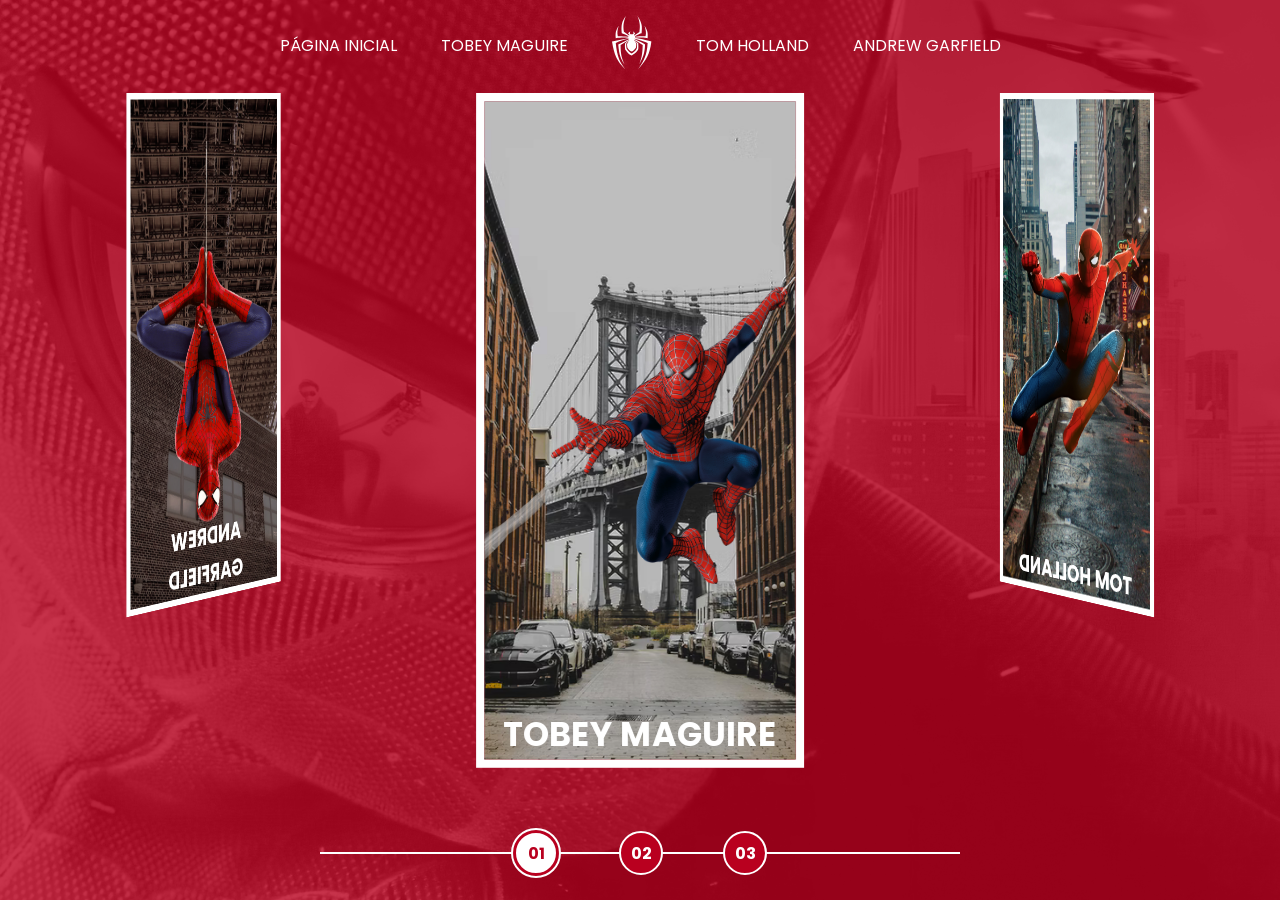
<file: index.html>
<!DOCTYPE html>
<html lang="pt-br">
  <head>
    <meta charset="UTF-8">
    <meta http-equiv="X-UA-Compatible" content="IE=edge">
    <meta name="viewport" content="width=device-width, initial-scale=1.0">
    <link rel="stylesheet" href="./assets/css/home-page-styles.css">
    <script src="./assets/scripts/index.js"></script>
    <title>Spider-Man | Multiversos</title>
  </head>

<body>
  <nav class="s-menu">
    <ul>
      <li class="s-menu__item">
        <a href="/">Página Inicial</a>
      </li>
      <li class="s-menu__item">
        <a href="/pages/tobey-maguire/spiderman1.html">Tobey Maguire</a>
      </li>
      <li class="s-menu__item s-menu__icon">
        <img src="./assets/images/icons/spider.svg" alt="Spider-Man Multiverse">
      </li>
      <li class="s-menu__item">
        <a href="/pages/tom-holland/spiderman1.html">Tom Holland</a>
      </li>
      <li class="s-menu__item">
        <a href="/pages/andrew-garfield/spiderman1.html">Andrew Garfield</a>
      </li>
    </ul>
  </nav>
  <div class="s-container">
    <div class="s-cards-carousel" style="transform: translateZ(-40vw) rotateY(0deg);">
      <a href="./pages/tobey-maguire/spiderman1.html" class="s-card" id="spider-man-01">
        <img class="s-card__background" src="./assets/images/pic-sm-bg-01.jpg">
        <img class="s-card__image" src="./assets/images/spider-man-01.png" alt="Tobey Maguire">
        <h2 class="s-card__title">Tobey Maguire</h2>
      </a>
      <a href="./pages/tom-holland/spiderman1.html" class="s-card" id="spider-man-02">
        <img class="s-card__background" src="./assets/images/pic-sm-bg-02.jpg">
        <img class="s-card__image" src="./assets/images/spider-man-02.png" alt="Tom Holland">
        <h2 class="s-card__title">Tom Holland</h2>
      </a>
      <a href="./pages/andrew-garfield/spiderman1.html" class="s-card" id="spider-man-03">
        <img class="s-card__background" src="./assets/images/pic-sm-bg-03.jpg">
        <img class="s-card__image" src="./assets/images/spider-man-03.png" alt="Andrew Garfield">
        <h2 class="s-card__title">Andrew Garfield</h2>
      </a>
    </div>
  </div>

  <div class="s-controller">
    <div id="1" onclick="selectCarouselItem(this)" class="s-controller__button s-controller__button--active">
      01
    </div>
    <div id="2" onclick="selectCarouselItem(this)" class="s-controller__button">
      02
    </div>
    <div id="3" onclick="selectCarouselItem(this)" class="s-controller__button">
      03
    </div>
    <div class="s-controller__line"></div>
  </div>

</body>
</html>
</file>
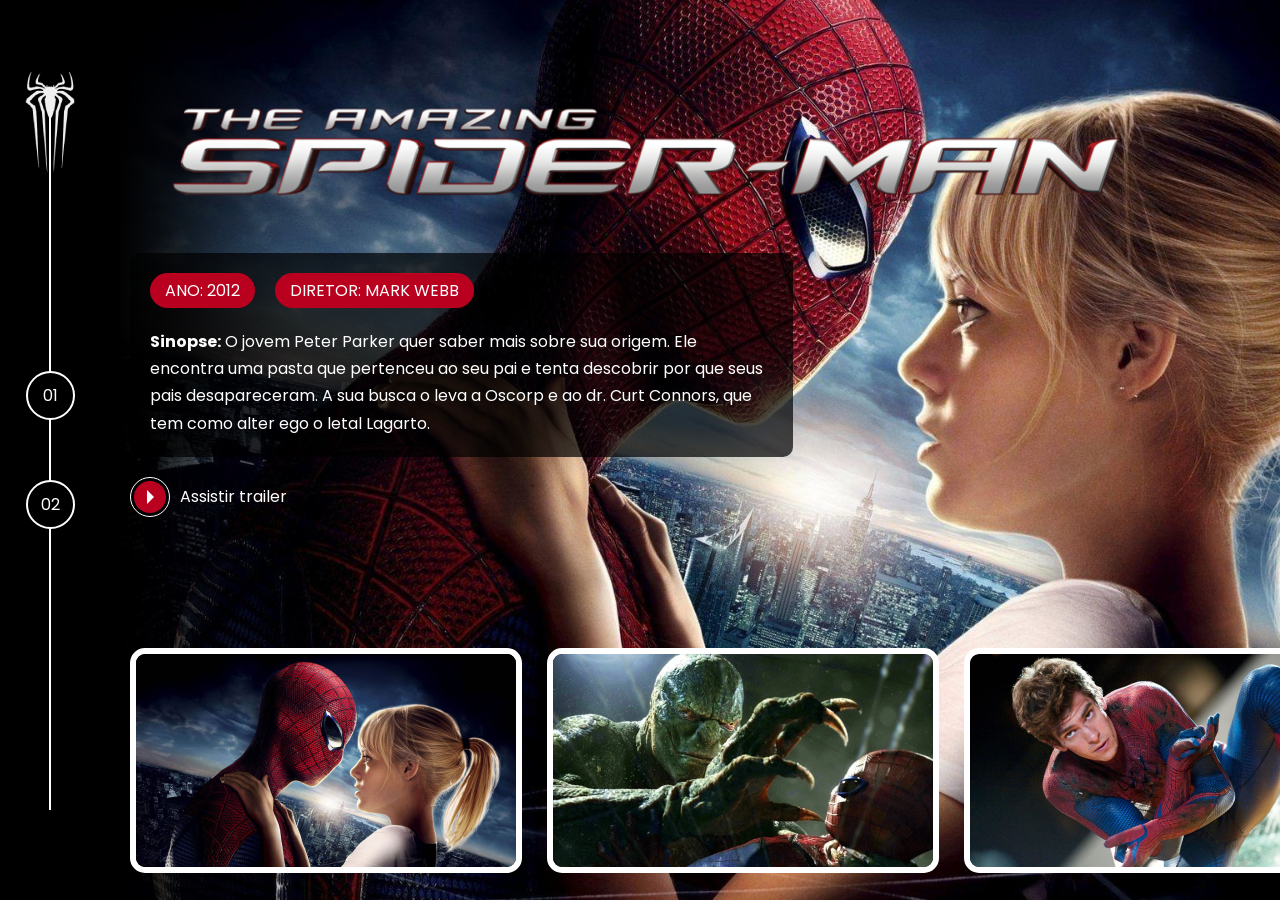
<file: pages/andrew-garfield/spiderman1.html>
<html lang="en"><head>
  <meta charset="UTF-8">
  <meta http-equiv="X-UA-Compatible" content="IE=edge">
  <meta name="viewport" content="width=device-width, initial-scale=1.0">
  <title>Multiverso | Spiderman</title>
  <link href="../../assets/css/internal.css" rel="stylesheet">
  <link rel="stylesheet" href="https://cdn.jsdelivr.net/npm/@fancyapps/ui@4.0/dist/fancybox.css">
</head>
<body>
  <div class="s-wrapper s-spiderman-02-01">
<!--     
    <video autoplay="" loop="">
      <source src="../../assets/videos/amazing-spiderman-2014-trailer.mp4" type="video/mp4">
    </video> -->

    <div class="s-left-column">
      <nav class="navigator">
        <div class="navigator__icon">
          <a href="../../index.html">
            <img src="../../assets/images/icons/spiderman1-andrew.png">
          </a>
        </div>
        <ul>
          <li><a href="#01">01</a></li>
          <li><a href="spiderman2.html">02</a></li>

        </ul>
      </nav>
    </div>


    <div class="s-main-content">
      <div class="s-main-content__top">
        <div class="s-logo">
          <img src="../../assets/images/spiderman-andrew/movie-01/logo.png" alt="Spiderman (2014)" title="Spiderman (2014)">
        </div>

        <div class="s-description">
          <div class="pills">
            <ul>
              <li>Ano: 2012</li>
              <li>Diretor:  Mark Webb</li>
            </ul>
          </div>

          <div class="s-description__text">
            <p><strong>Sinopse:</strong>&nbsp;O jovem Peter Parker quer saber mais sobre sua origem. Ele encontra uma
               pasta que pertenceu ao seu pai e tenta descobrir por que seus pais desapareceram. A sua busca o leva a 
               Oscorp e ao dr. Curt Connors, que tem como alter ego o letal Lagarto.</p>
          </div>
        </div>

        <div class="s-links">
          <ul>
            <li>
              <a href="https://www.youtube.com/watch?v=TYMMOjBUPMM" class="link-button" target="_blank">
                <span class="icon">
                  <div class="play-icon">&nbsp;</div>
                </span>
                <span class="label">
                  Assistir trailer
                </span>
              </a>
            </li>
          </ul>
        </div>

      </div>

      <div class="s-main-content__bottom">
        <div class="gallery">
          <ul>
            <li>
              <a data-fancybox="" href="../../assets/images/spiderman-andrew/movie-01/gallery/image-01.png">
                <img src="../../assets/images/spiderman-andrew/movie-01/gallery/image-01.png" alt="">
              </a>
            </li>
            <li>
              <a data-fancybox="" href="../../assets/images/spiderman-andrew/movie-01/gallery/image-02.png">
                <img src="../../assets/images/spiderman-andrew/movie-01/gallery/image-02.png" alt="">
              </a>
            </li>
            <li>
              <a data-fancybox="" href="../../assets/images/spiderman-andrew/movie-01/gallery/image-03.png">
                <img src="../../assets/images/spiderman-andrew/movie-01/gallery/image-03.png" alt="">
              </a>
            </li>
          </ul>
        </div>
      </div>
    </div>
  </div>
  <script src="https://cdn.jsdelivr.net/npm/@fancyapps/ui@4.0/dist/fancybox.umd.js"></script>
  <script>
    //  JavaScript will go here
  </script>

</body></html>
</file>
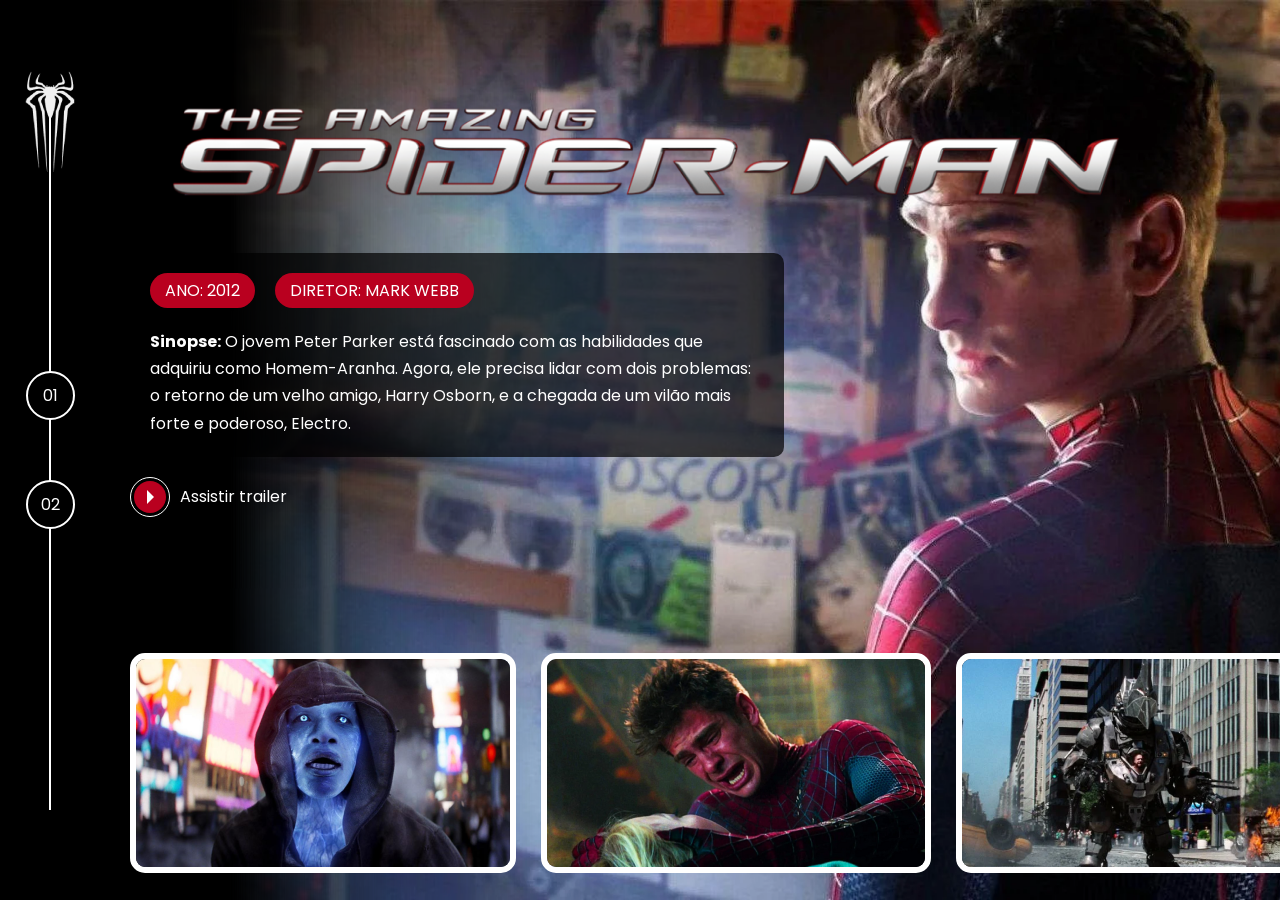
<file: pages/andrew-garfield/spiderman2.html>
<html lang="en"><head>
  <meta charset="UTF-8">
  <meta http-equiv="X-UA-Compatible" content="IE=edge">
  <meta name="viewport" content="width=device-width, initial-scale=1.0">
  <title>Multiverso | Spiderman</title>
  <link href="../../assets/css/internal.css" rel="stylesheet">
  <link rel="stylesheet" href="https://cdn.jsdelivr.net/npm/@fancyapps/ui@4.0/dist/fancybox.css">
</head>
<body>
  <div class="s-wrapper s-spiderman-02-02">
<!--     
    <video autoplay="" loop="">
      <source src="../../assets/videos/amazing-spiderman-2014-trailer.mp4" type="video/mp4">
    </video> -->

    <div class="s-left-column">
      <nav class="navigator">
        <div class="navigator__icon">
          <a href="../../index.html">
            <img src="../../assets/images/icons/spiderman1-andrew.png">
          </a>
        </div>
        <ul>
          <li><a href="spiderman1.html">01</a></li>
          <li><a href="#02">02</a></li>

        </ul>
      </nav>
    </div>


    <div class="s-main-content">
      <div class="s-main-content__top">
        <div class="s-logo">
          <img src="../../assets/images/spiderman-andrew/movie-01/logo.png" alt="Spiderman (2014)" title="Spiderman (2014)">
        </div>

        <div class="s-description">
          <div class="pills">
            <ul>
              <li>Ano: 2012</li>
              <li>Diretor:  Mark Webb</li>
            </ul>
          </div>

          <div class="s-description__text">
            <p><strong>Sinopse:</strong>&nbsp;O jovem Peter Parker está fascinado com as habilidades que adquiriu como Homem-Aranha. Agora, ele precisa lidar com dois problemas: o retorno de um velho amigo, Harry Osborn, e a chegada de um vilão mais forte e poderoso, Electro.</p>
          </div>
        </div>

        <div class="s-links">
          <ul>
            <li>
              <a href="https://www.youtube.com/watch?v=TYMMOjBUPMM" class="link-button" target="_blank">
                <span class="icon">
                  <div class="play-icon">&nbsp;</div>
                </span>
                <span class="label">
                  Assistir trailer
                </span>
              </a>
            </li>
          </ul>
        </div>

      </div>

      <div class="s-main-content__bottom">
        <div class="gallery">
          <ul>
            <li>
              <a data-fancybox="" href="../../assets/images/spiderman-andrew/movie-02/gallery/image-01.png">
                <img src="../../assets/images/spiderman-andrew/movie-02/gallery/image-01.png" alt="">
              </a>
            </li>
            <li>
              <a data-fancybox="" href="../../assets/images/spiderman-andrew/movie-02/gallery/image-02.png">
                <img src="../../assets/images/spiderman-andrew/movie-02/gallery/image-02.png" alt="">
              </a>
            </li>
            <li>
              <a data-fancybox="" href="../../assets/images/spiderman-andrew/movie-02/gallery/image-03.png">
                <img src="../../assets/images/spiderman-andrew/movie-02/gallery/image-03.png" alt="">
              </a>
            </li>
          </ul>
        </div>
      </div>
    </div>
  </div>
  <script src="https://cdn.jsdelivr.net/npm/@fancyapps/ui@4.0/dist/fancybox.umd.js"></script>
  <script>
    //  JavaScript will go here
  </script>

</body></html>
</file>
<file: assets/css/home-page-styles.css>
@import url('reset.css');
@import url('global.css');

body {
  background-color: var(--primary-color);
}

body::before {
  content: "";
  background-image: url('../images/spider-man-background.jpg');
  background-repeat: no-repeat;
  background-position: center;
  background-size: cover;
  width: 100%;
  height: 100%;
  position: absolute;
  opacity: 0.2;
  transition: background-image 1s ease-in-out, opacity 1s ease-in-out;
}

.s-menu {
  padding: 1rem 0;
  width: 100%;
  text-align: center;
  position: relative;
}

.s-menu__item {
  display: inline-block;
  text-transform: uppercase;
  margin: 0 1.25rem;
}

.s-menu__icon {
  width: 2.5rem;
  margin: 0 1.25rem;
  vertical-align: middle;
}

.s-container {
  position: relative;
  display: flex;
  align-items: center;
  justify-content: space-evenly;
  perspective: 3000px;
}

.s-card {
  border: 0.5rem solid white;
  width: 100%;
  height: 70vh;
  position: absolute;
  transition: filter .5s ease-in-out;
}

.s-card:nth-child(1) {
  transform: rotateY(0deg) translateZ(50vw);
}

.s-card:nth-child(2) {
  transform: rotateY(120deg) translateZ(50vw);
}

.s-card:nth-child(3) {
  transform: rotateY(240deg) translateZ(50vw);
}

.s-card__background {
  width: 100%;
  height: 100%;
  object-fit: cover;
  position: absolute;
  opacity: 1;
  transition: opacity 1s ease-in-out;
}

.s-card__image {
  width: 100%;
  height: 100%;
  object-fit: contain;
  position: relative;
  transition: 1s ease-in-out;
}

.s-card__title {
  font-size: 2rem;
  text-transform: uppercase;
  text-align: center;
  position: absolute;
  width: 100%;
  bottom: 0;
  transition: bottom 1s ease-in-out;
}

.s-controller {
  position: absolute;
  display: flex;
  justify-content: center;
  align-items: center;
  margin-top: 3rem;
  bottom: 1.5rem;
  width: 100%;
}

.s-controller__button {
  display: flex;
  align-items: center;
  justify-content: center;
  width: 2.5rem;
  height: 2.5rem;
  border: 2px solid white;
  border-radius: 50%;
  background-color: var(--primary-color);
  text-align: center;
  font-size: 1rem;
  font-weight: bold;
  cursor: pointer;
  z-index: 1;
  transition: transform 0.3s ease-in-out;
}

.s-controller__button:hover {
  transform: scale(1.1);
}

.s-controller__button:nth-child(2) {
  margin: 0 3.75rem;
}

.s-controller__button--active {
  background-color: white;
  color: var(--primary-color);
  border: 0.1875rem solid var(--primary-color);
  outline: 0.125rem solid white;
}

.s-controller__line {
  background-color: white;
  width: 50%;
  height: 2px;
  position: absolute;
}

/* Hover Animation */

.s-card--hovered .s-card__background {
  cursor: pointer;
  opacity: 0;
}

.s-card--hovered .s-card__image {
  transform: scale(1.4);
  filter: drop-shadow(30px 10px 4px rgba(0, 0, 0, .5));
}

body#spider-man-01-hovered::before {
  background-image: url('../images/pic-sm-bg-01.jpg');
}

body#spider-man-02-hovered::before {
  background-image: url('../images/pic-sm-bg-02.jpg');
}

body#spider-man-03-hovered::before {
  background-image: url('../images/pic-sm-bg-03.jpg');
}

body[id^="spider-man-"]::before {
  opacity: 1;
}

body[id^="spider-man-"] .s-card:not(.s-card--hovered) {
  filter: grayscale(100%);
}

.s-card--hovered .s-card__title {
  bottom: 50%;
}

.s-cards-carousel {
  display: flex;
  justify-content: center;
  width: calc(100vw / 3 - 10%);
  transform-style: preserve-3d;
  transition: transform 0.4s ease-in;
}
</file>
<file: assets/css/internal.css>
@import url('reset.css');
@import url('global.css');
@import url('components/_navigator.css');
@import url('components/_pills.css');
@import url('components/_link-button.css');
@import url('components/_gallery.css');

.s-wrapper {
  display: flex;
  height: 100vh;
  flex-flow: row nowrap; 
  background-color: grey; 
}

.s-wrapper video{
  position: fixed;
  width: 100%;
}

.s-wrapper .s-left-column {
  width: 100px;
  height: 100%;
  display: flex;
  justify-content: center;
  align-items: center;
  position: fixed;
  padding-right: 50px;
  left: 0;
  right: 0;
  z-index: 1;
}

.s-wrapper .s-main-content{
  height: 100%;
  width: 100%;
  padding-left: 130px;
  position: relative;
}

.s-wrapper .s-main-content__top {
  height: 80vh;
  display: flex;
  flex-direction: column;
  justify-content: flex-start;
}

.s-wrapper .s-main-content__bottom{
  height: 20vh;
  display: flex;
  flex-direction: column;
  justify-content: flex-end;
}

.s-wrapper .s-main-content .s-logo img{
  margin-top: 50px;
  margin-left: 0;
  margin-bottom: 30px;
}

.s-wrapper .s-main-content__top .s-description{
  background-color: rgba(0,0,0,.7);
  max-width: 50%;
  padding: 20px;
  border-radius: 10px;
}

.s-wrapper .s-main-content__top .s-description .s-description__text p{
  color: white;
  line-height: 170%;
}

.s-wrapper .s-main-content__top .s-description .pills{
  margin-bottom: 20px;
}

.s-wrapper .s-main-content .s-links{
  padding: 20px;
  padding-left: 0;
}

.s-wrapper .s-main-content .s-links ul{
  display: flex;
  flex-direction: row;
}

.s-spiderman-01-01 {
  background-image: url('../images/spiderman-tobey/movie-01/background.png');
  background-size:cover;
}

.s-spiderman-01-02 {
  background-image: url('../images/spiderman-tobey/movie-02/background.png');
  background-size: cover;
}

.s-spiderman-01-03 {
  background-image: url('../images/spiderman-tobey/movie-03/background.png');
  background-size: cover;
}

.s-spiderman-02-01 {
  background-image: url('../images/spiderman-andrew/movie-01/background.png');
  background-size: cover;
}

.s-spiderman-02-02 {
  background-image: url('../images/spiderman-andrew/movie-02/background.png');
  background-size: cover;
}
</file>
